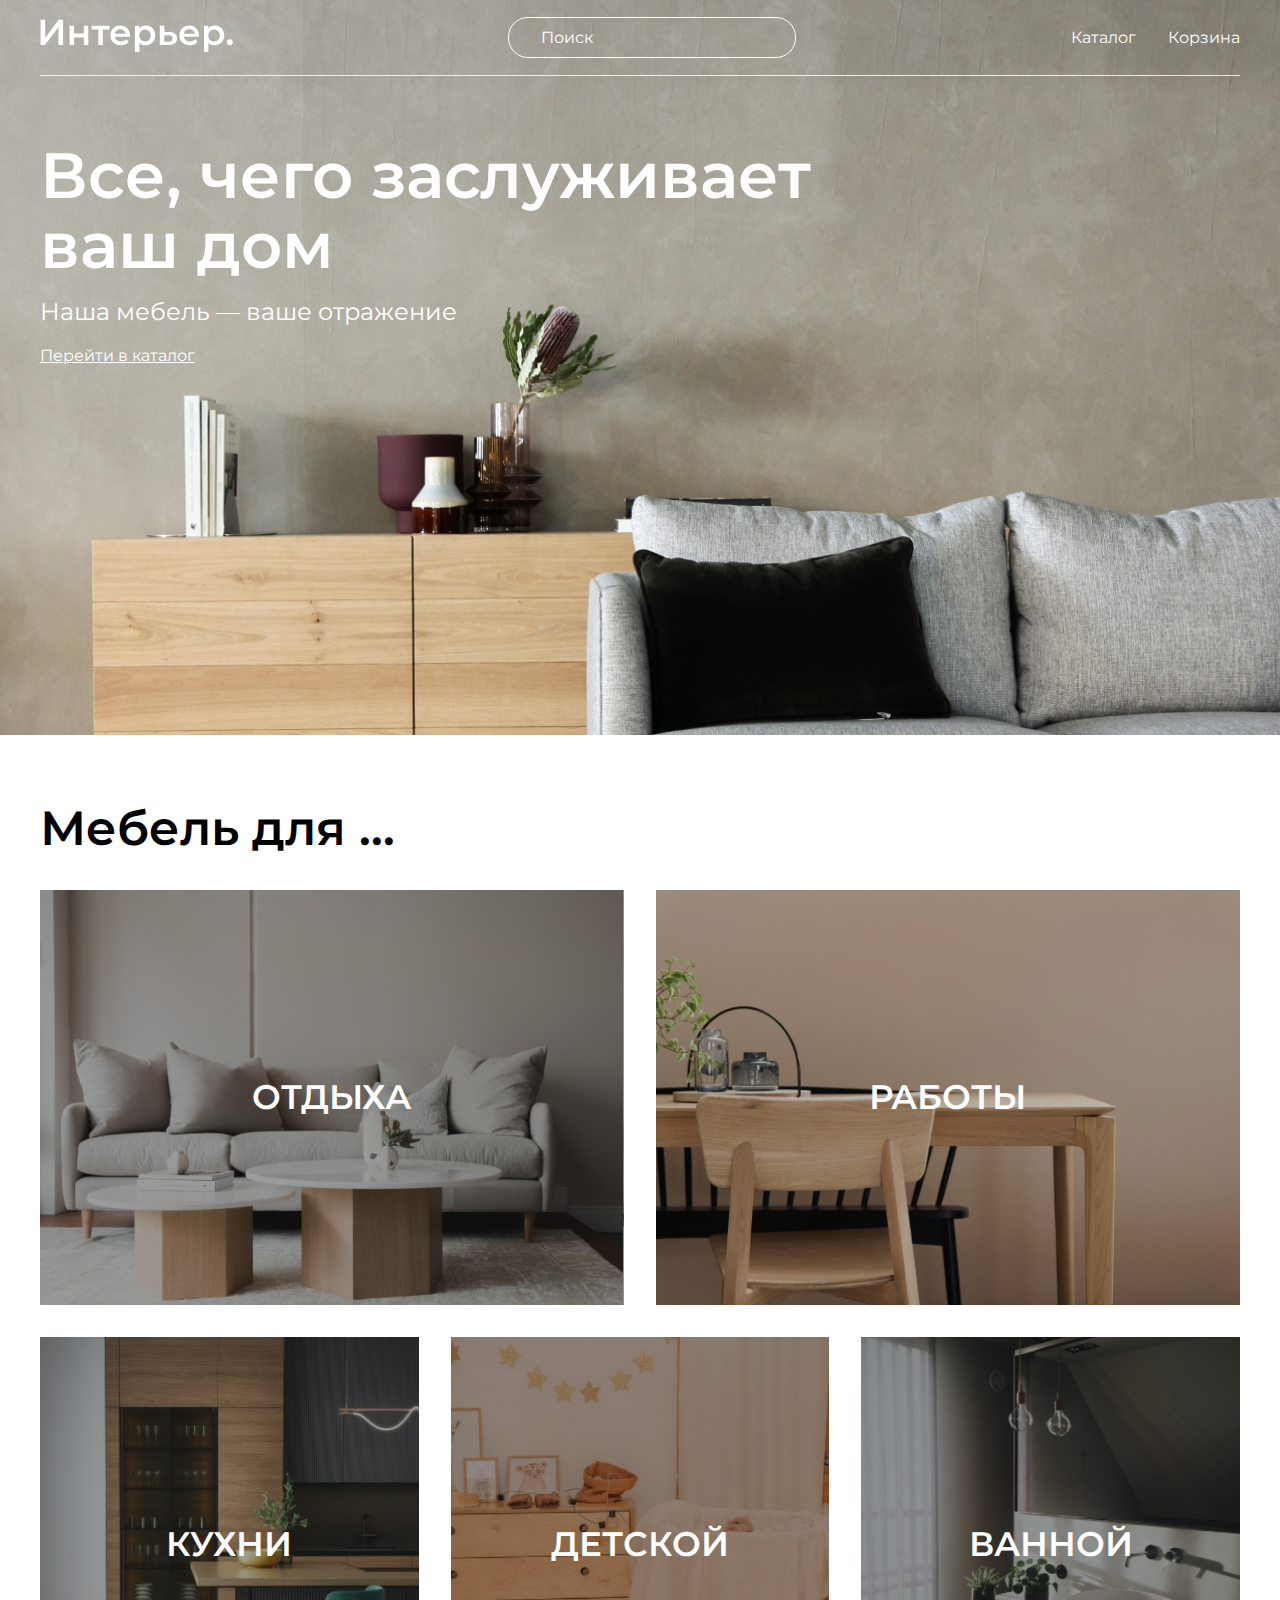
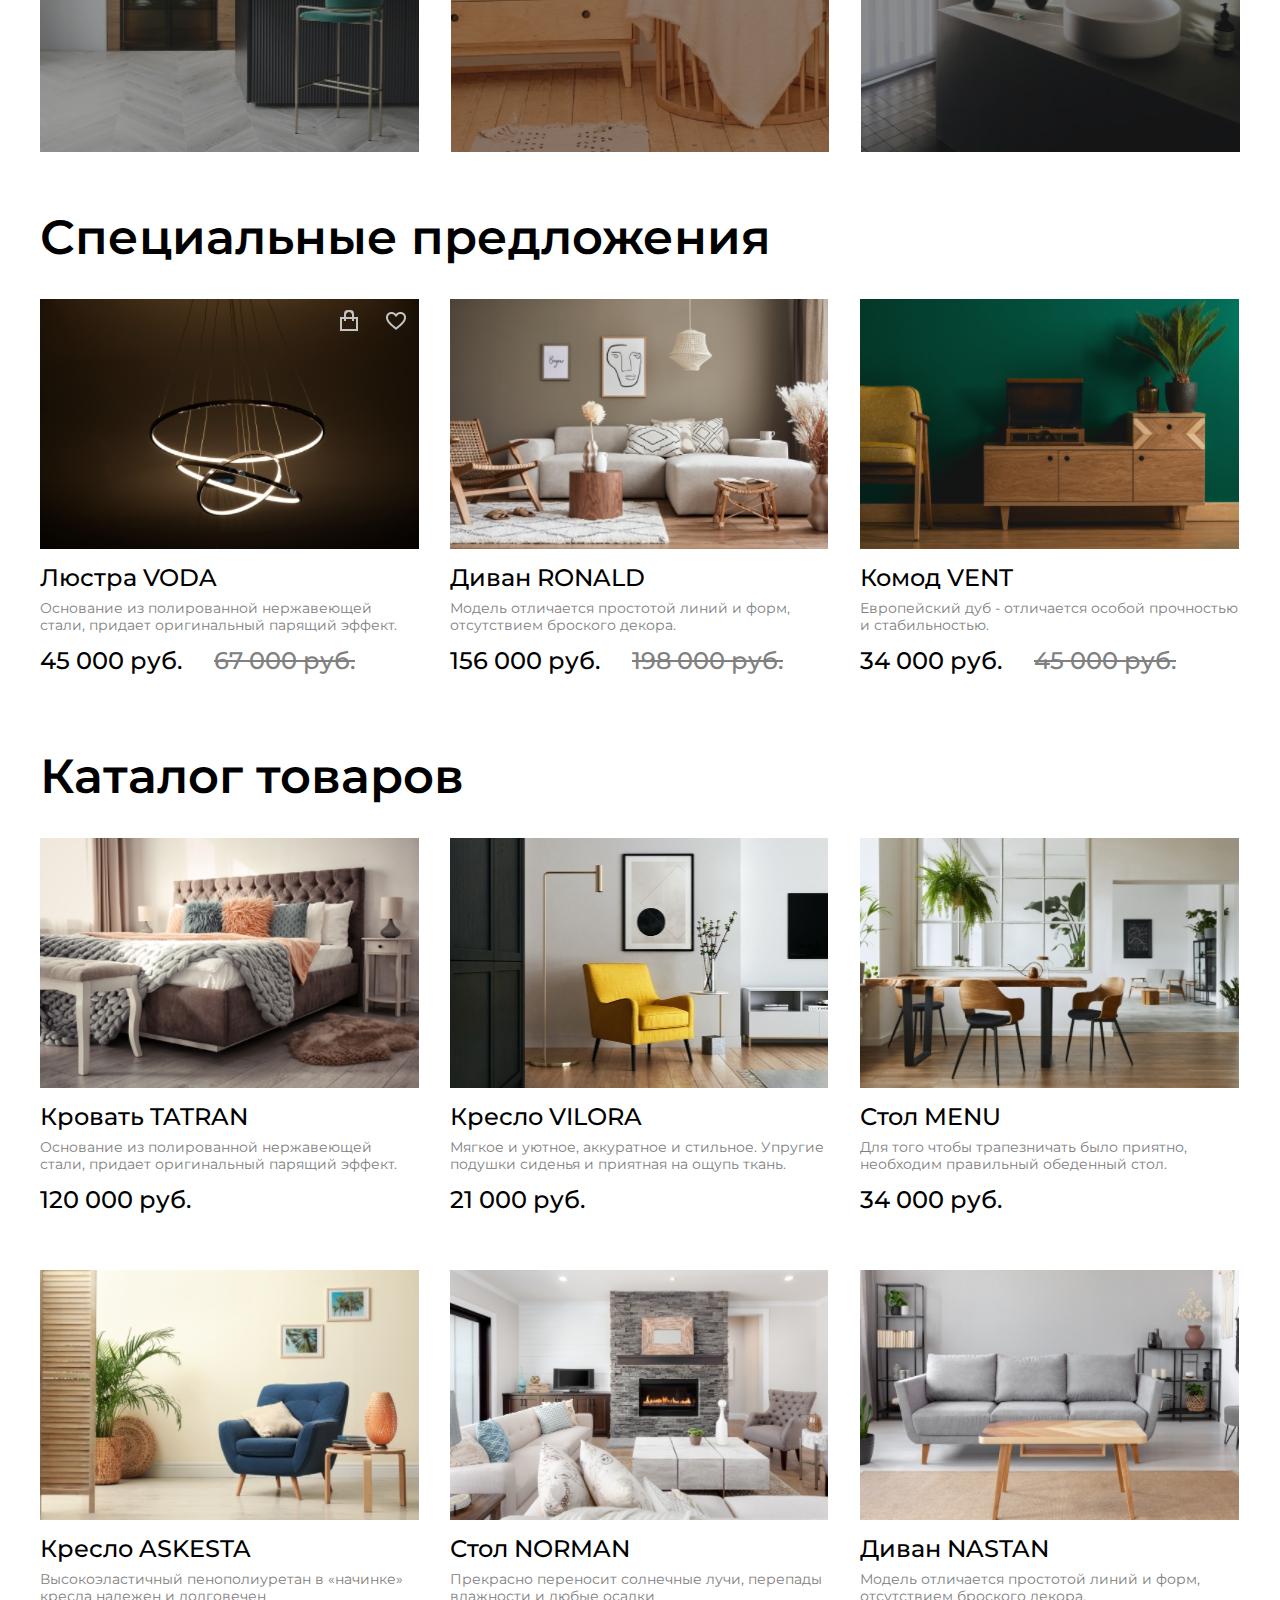
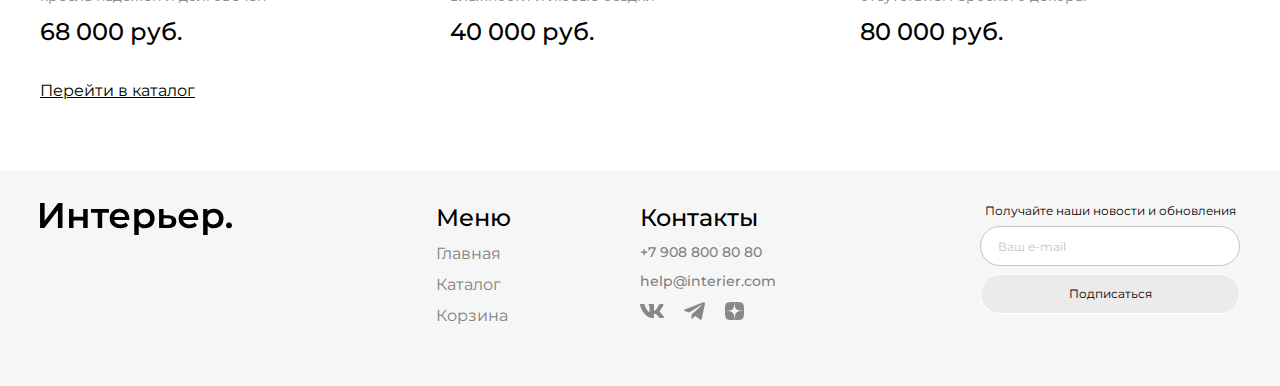
<file: index.html>
<!DOCTYPE html>
<html lang="en">
<head>
    <meta charset="UTF-8">
    <meta name="viewport" content="width=device-width, initial-scale=1.0">
    <title>Document</title>
    <link rel="preconnect" href="https://fonts.googleapis.com">
<link rel="preconnect" href="https://fonts.gstatic.com" crossorigin>
<link href="https://fonts.googleapis.com/css2?family=Montserrat:wght@400;500;600&display=swap" rel="stylesheet">
    <link rel="stylesheet" href="style.css">
</head>

<body>
        <div class="top center">  
            <header class="header">
                <a href="index.html">
                    <img class="header__logotop" src="./images/logo.svg" alt="Логотип">
                </a>
                <input placeholder="Поиск" class="header__input" type="text">
                <nav class="menutop">
                    <ul>
                     <li>
                        <a class="menutop__toplink" href="catalog.html">Каталог</a>
                     </li>
                     <li>
                        <a class="menutop__toplink" href="cart.html">Корзина</a>
                     </li>
                    </ul>
                </nav>
                <div class="menu-mobile">
                    <a href="#"><img src="images/loopa.svg" alt=""></a>
                    <a href="catalog.html"><img src="images/grid.svg" alt=""></a>
                    <a href="cart.html"><img src="images/cart.svg" alt=""></a>
                </div>
            </header> 
            <section class="section1">   
             <h1 class="section1__title">Все, чего заслуживает ваш дом</h1>
             <p class="section1__para">Наша мебель — ваше отражение</p>
             <a class=section1__movetocat href="catalog.html">Перейти в каталог</a>
            </section>
        </div>
        <div class="mebelfor center">
            <h2 class="section2__title">Мебель для ...</h2>
            <div class="for">
                <div class="for__item for__item_1 for__item_big">ОТДЫХА</div>
                <div class="for__item for__item_2 for__item_big">РАБОТЫ</div>
                <div class="for__item for__item_3">КУХНИ</div>
                <div class="for__item for__item_4">ДЕТСКОЙ</div>
                <div class="for__item for__item_5">ВАННОЙ</div>
            </div>
        </div>

    <section class="section2 center">
        <h2 class="section2__title-offer">Специальные предложения</h2>
        <div class="product__wrapper">
            <article class="product">
                <img class="product__imgproduct" src="./images/store/voda.jpeg" alt="Люстра VODA">
                <div class="product-btn">
                    <button class="card-btn">
                        <img class="icon-shopper" src="images/shopper.png" alt="shopper">
                    </button>
                    <button class="card-btn">
                         <img class="icon-heart" src="images/heart.png" alt="heart">   
                    </button>
                </div>
                <h3 class="product__title">Люстра VODA</h3>
                <p class="product__para">Основание из полированной нержавеющей стали, придает оригинальный парящий эффект.</p>
                <div class="price__wrapper">
                    <p class="product__price1">45 000 руб.</p>
                    <p class="product__price2">67 000 руб.</p>
                </div>
            </article>
            <article class="product">
                <img class="product__imgproduct" src="./images/store/ronald.jpeg" alt="Диван RONALD">
                <h3 class="product__title">Диван RONALD</h3>
                <p class="product__para">Модель отличается простотой линий и форм, отсутствием броского декора.</p>
                <div class="price__wrapper">
                    <p class="product__price1">156 000 руб.</p>
                    <p class="product__price2">198 000 руб.</p>
                </div>
            </article>
            <article class="product">
                <img class="product__imgproduct" src="./images/store/vent.png" alt="Комод VENT">
                <h3 class="product__title">Комод VENT</h3>
                <p class="product__para">Европейский дуб - отличается особой прочностью и стабильностью.</p>
                <div class="price__wrapper">
                    <p class="product__price1">34 000 руб.</p>
                    <p class="product__price2">45 000 руб.</p>
                </div>
            </article>
        </div>
    </section>
    <section class="section3 center">
        <h2 class="section3__title-1">Каталог товаров</h2>
        <div class="product__wrapper">
            <article class="product">
                <img class="product__imgproduct" src="./images/store/tatran.jpeg" alt="Кровать TATRAN">
                <h3 class="product__title">Кровать TATRAN</h3>
                <p class="product__para">Основание из полированной нержавеющей стали, придает оригинальный парящий эффект.</p>
                <p class="product__price1">120 000 руб.</p>
            </article>
            <article class="product">
                <img class="product__imgproduct" src="./images/store/vilora.jpeg" alt="Кресло VILORA">
                <h3 class="product__title">Кресло VILORA</h3>
                <p class="product__para">Мягкое и уютное, аккуратное и стильное. Упругие подушки сиденья и приятная на ощупь ткань. </p>
                <p class="product__price1">21 000 руб.</p>
            </article>
            <article class="product">
                <img class="product__imgproduct" src="./images/store/menu.jpeg" alt="Стол MENU">
                <h3 class="product__title">Стол MENU</h3>
                <p class="product__para">Для того чтобы трапезничать было приятно, необходим правильный обеденный стол.</p>
                <p class="product__price1">34 000 руб.</p>
            </article>
            <article class="product">
                <img class="product__imgproduct" src="./images/store/askesta.jpeg" alt="Кресло ASKESTA">
                <h3 class="product__title">Кресло ASKESTA</h3>
                <p class="product__para">Высокоэластичный пенополиуретан в «начинке» кресла надежен и долговечен</p>
                <p class="product__price1">68 000 руб.</p>
            </article>
            <article class="product">
                <img class="product__imgproduct" src="./images/store/norman.jpeg" alt="Стол NORMAN">
                <h3 class="product__title">Стол NORMAN</h3>
                <p class="product__para">Прекрасно переносит солнечные лучи, перепады влажности и любые осадки</p>
                <p class="product__price1">40 000 руб.</p>
            </article>
            <article class="product">
                <img class="product__imgproduct" src="./images/store/nastan.jpeg" alt="Диван NASTAN">
                <h3 class="product__title">Диван NASTAN</h3>
                <p class="product__para">Модель отличается простотой линий и форм, отсутствием броского декора.</p>
                <p class="product__price1">80 000 руб.</p>
            </article>
        </div>
        <a class=section2__movetocat href="catalog.html">Перейти в каталог</a>
    </section>
    <footer class="footer center">
        <img class="footer__logo" src="./images/logofooter.svg" alt="footerlogo">
        <div class="footer__content"> 
        <div class="footer__menu">
            <h4 class="footer__title-menu">Меню</h4>
        <nav class="menudown">
            <a class="menudown__menulink" href="index.html">Главная</a>
            <a class="menudown__menulink" href="catalog.html">Каталог</a>
            <a class="menudown__menulink" href="cart.html">Корзина</a>
        </nav>
        </div>
      <div class="footer__info">
        <h4 class="footer__title-contacts">Контакты</h4>
        <nav class="menudown">
            <a class="footer__downlink" href="#">+7 908 800 80 80</a>
            <a class="footer__downlink" href="#">help@interier.com</a>
        </nav>
        <div class="footer__image">
            <img class="footer__img" src="./images/vk.svg" alt="VK">
            <img class="footer__img" src="./images/telegram.svg" alt="Telegram">
            <img class="footer__img" src="./images/dzen.svg" alt="Dzen">
        </div>
      </div>
      </div>
        <form class="footer__form">
            <p class="footer__para">Получайте наши новости и обновления</p>
            <input placeholder="Ваш e-mail" class="footer__input" type="email">
            <button class="footer__button">Подписаться</button>
        </form>
    </footer>            
        
</body>
</html>
</file>
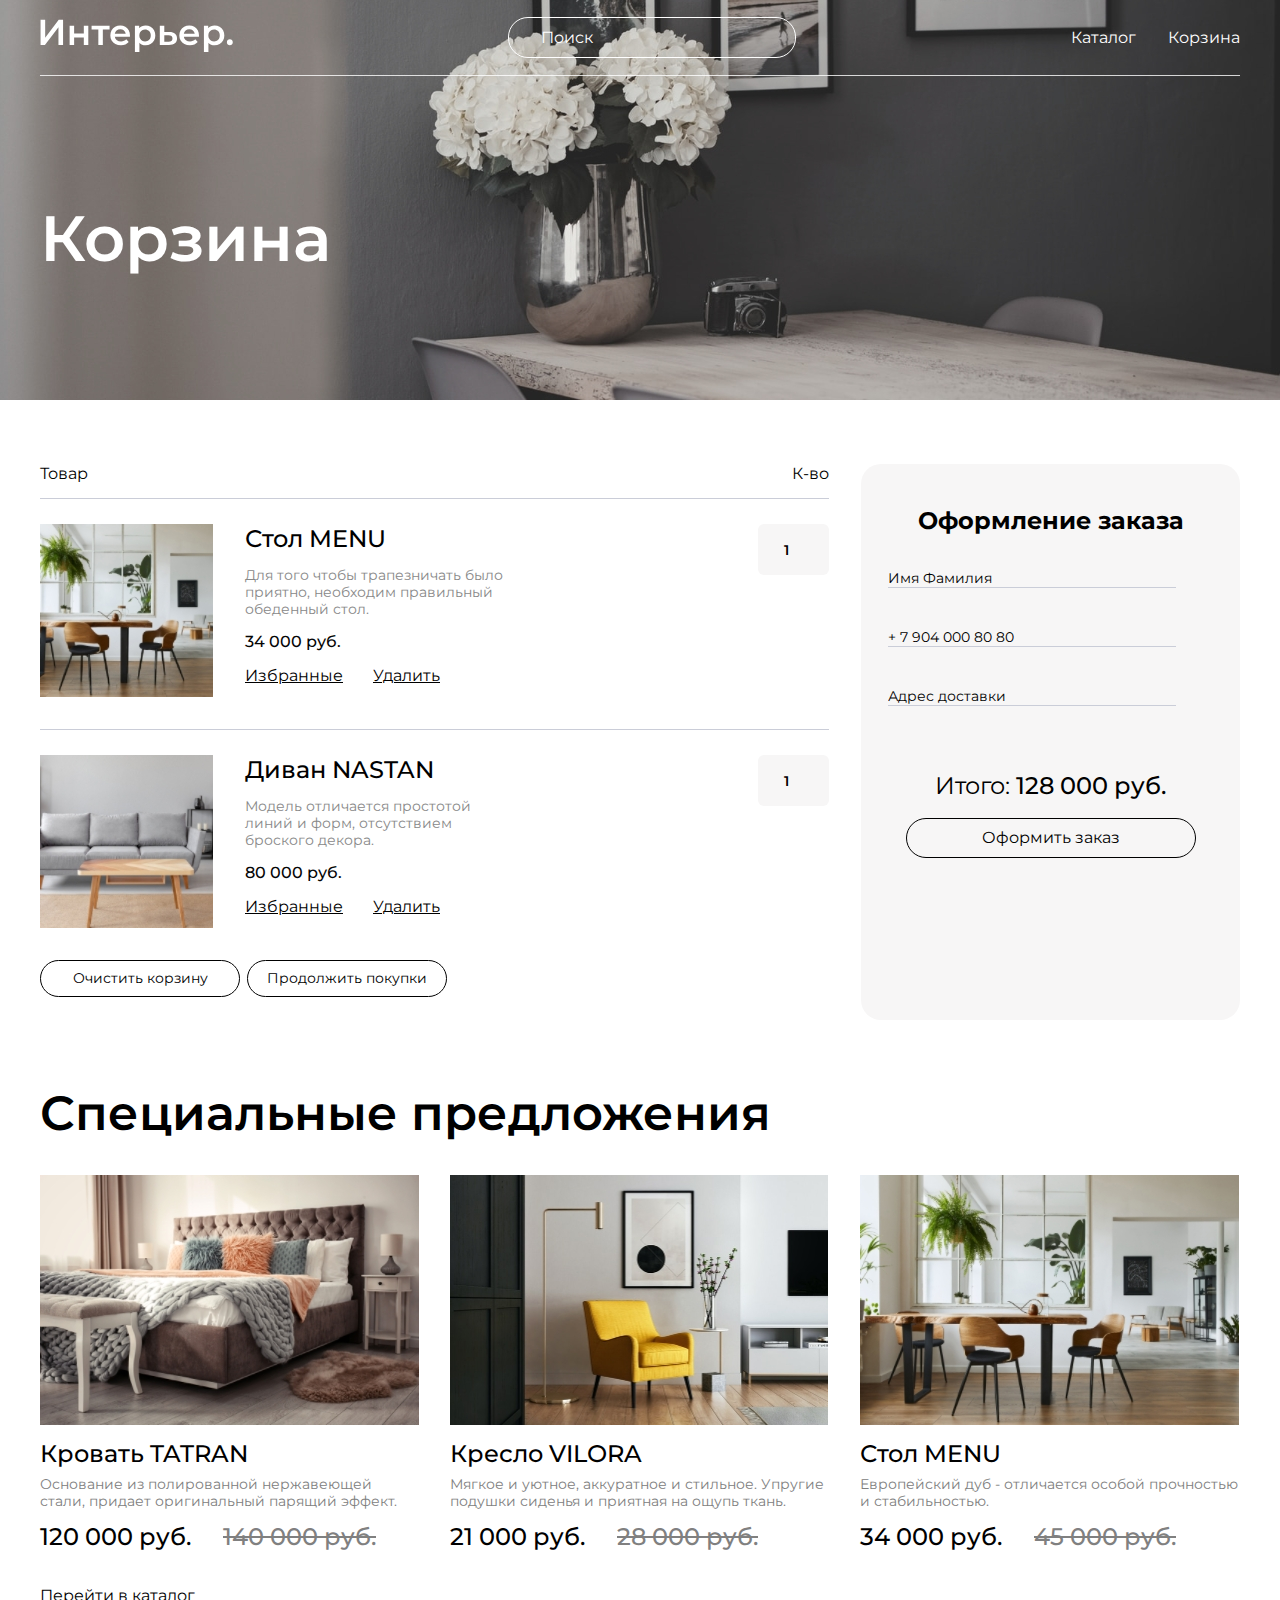
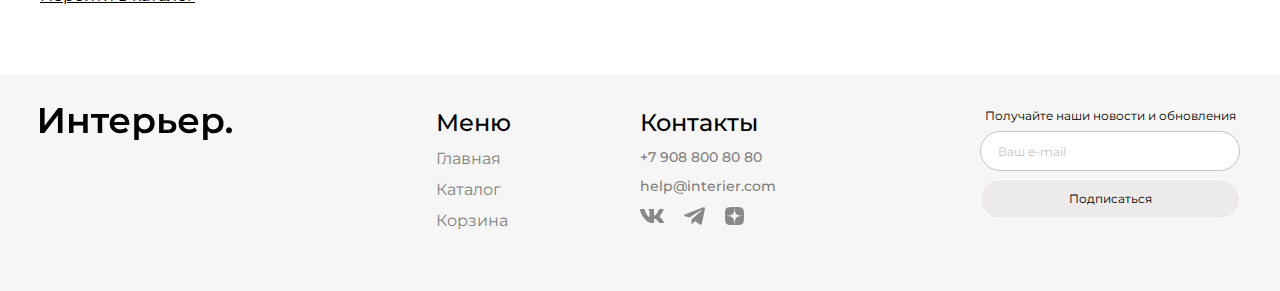
<file: cart.html>
<!DOCTYPE html>
<html lang="en">
<head>
    <meta charset="UTF-8">
    <meta name="viewport" content="width=device-width, initial-scale=1.0">
    <title>Document</title>
    <link rel="preconnect" href="https://fonts.googleapis.com">
<link rel="preconnect" href="https://fonts.gstatic.com" crossorigin>
<link href="https://fonts.googleapis.com/css2?family=Montserrat:wght@400;500;600&display=swap" rel="stylesheet">
    <link rel="stylesheet" href="style.css">
</head>

<body> 
<div class="top-cart center">
    <header class="header">
        <a href="index.html">
            <img class="header__logotop" src="./images/logo.svg" alt="Логотип">
        </a>
        <input placeholder="Поиск" class="header__input" type="text">
            <nav class="menutop">
                <ul>
                    <li>
                        <a class="menutop__toplink" href="catalog.html">Каталог</a>
                     </li>
                    <li>
                        <a class="menutop__toplink" href="cart.html">Корзина</a>
                    </li>
                </ul>
            </nav>
            <div class="menu-mobile">
                <a href="#"><img src="images/loopa.svg" alt=""></a>
                <a href="catalog.html"><img src="images/grid.svg" alt=""></a>
                <a href="cart.html"><img src="images/cart.svg" alt=""></a>
            </div>
    </header> 
    <h1 class="heading-big">Корзина</h1>
</div>
<div class="cart center">
    <div class="cart__content">
        <div class="cart__name-box">
            <p>Товар</p>
            <p>К-во</p>
    </div>
    <div class="cart__item">
        <div class="cart__left">
            <img src="images/store/menusmall.jpeg" alt="cart image">
            <div class="cart__info">
                    <h4 class="cart__item-name">Стол MENU</h4>
                    <p class="cart__item-desc">Для того чтобы трапезничать было приятно, необходим правильный обеденный стол.</p>
                    <p class="cart__item-price">34 000 руб.</p>
                    <div class="cart__link-box">
                        <a href="#" style="color: black;">Избранные</a> 
                        <a href="#" style="color: black;">Удалить</a>                    
                    </div>
                </div>
            </div>
            <input class="cart__input" type="number" value="1" min="1">
        </div>
        <div class="cart__item">
            <div class="cart__left">
                <img src="images/store/nastansmall.jpeg" alt="cart image">
                <div class="cart__info">
                        <h4 class="cart__item-name">Диван NASTAN</h4>
                        <p class="cart__item-desc">Модель отличается простотой линий и форм, отсутствием броского декора. </p>
                        <p class="cart__item-price">80 000 руб.</p>
                        <div class="cart__link-box">
                            <a href="#" style="color: black;">Избранные</a> 
                            <a href="#" style="color: black;">Удалить</a>                    
                        </div>
                    </div>
                </div>
                <input class="cart__input" type="number" value="1" min="1">
            </div>
            <div class="buttons">
                <form action="#"><button class="buttons__clearcart">Очистить корзину</button></form>
                <form action="catalog.html"><button class="buttons__proceedbuy">Продолжить покупки</button></form>
            </div>
    </div>
    <div class="cart__form checkout"> 
        <h3 class="checkout__top-header">Оформление заказа</h3>
        <div class="checkout__inputs">
    
            <input placeholder="Имя Фамилия" class="checkout__input" type="text">
            <input placeholder="+ 7 904 000 80 80" class="checkout__input" type="text">
            <input placeholder="Адрес доставки" class="checkout__input" type="text">
        </div>
        <h2 class="cart__total-amount">Итого: <span class="cart__total-amount2">128 000 руб.</span></h2>
        <div class="cart__make-order-button">
            <button class="cart__make-order">Оформить заказ</button>
        </div>
            
    </div>
</div>
<section class="specoffer center">
    <h2 class="specoffer__title-offer">Специальные предложения</h2>
    <div class="product__wrapper">
        <article class="product">
            <img class="product__imgproduct" src="./images/store/tatran.jpeg" alt="Кровать TATRAN">
            <h3 class="product__title">Кровать TATRAN</h3>
            <p class="product__para">Основание из полированной нержавеющей стали, придает оригинальный парящий эффект.</p>
            <div class="price__wrapper">
                <p class="product__price1">120 000 руб.</p>
                <p class="product__price2">140 000 руб.</p>
            </div>
        </article>
        <article class="product">
            <img class="product__imgproduct" src="./images/store/vilora.jpeg" alt="Кресло VILORA">
            <h3 class="product__title">Кресло VILORA</h3>
            <p class="product__para">Мягкое и уютное, аккуратное и стильное. Упругие подушки сиденья и приятная на ощупь ткань.</p>
            <div class="price__wrapper">
                <p class="product__price1">21 000 руб.</p>
                <p class="product__price2">28 000 руб.</p>
            </div>
        </article>
        <article class="product">
            <img class="product__imgproduct" src="./images/store/menu.jpeg" alt="Стол MENU">
            <h3 class="product__title">Стол MENU</h3>
            <p class="product__para">Европейский дуб - отличается особой прочностью и стабильностью.</p>
            <div class="price__wrapper">
                <p class="product__price1">34 000 руб.</p>
                <p class="product__price2">45 000 руб.</p>
            </div>
        </article>
    </div>
    <a class=section2__movetocat href="catalog.html">Перейти в каталог</a>
</section>
<footer class="footer center">
    <img class="footer__logo" src="./images/logofooter.svg" alt="footerlogo">
    <div class="footer__content"> 
    <div class="footer__menu">
        <h4 class="footer__title-menu">Меню</h4>
    <nav class="menudown">
        <a class="menudown__menulink" href="index.html">Главная</a>
        <a class="menudown__menulink" href="catalog.html">Каталог</a>
        <a class="menudown__menulink" href="cart.html">Корзина</a>
    </nav>
    </div>
  <div class="footer__info">
    <h4 class="footer__title-contacts">Контакты</h4>
    <nav class="menudown">
        <a class="footer__downlink" href="#">+7 908 800 80 80</a>
        <a class="footer__downlink" href="#">help@interier.com</a>
    </nav>
    <div class="footer__image">
        <img class="footer__img" src="./images/vk.svg" alt="VK">
        <img class="footer__img" src="./images/telegram.svg" alt="Telegram">
        <img class="footer__img" src="./images/dzen.svg" alt="Dzen">
    </div>
  </div>
  </div>
    <form class="footer__form">
        <p class="footer__para">Получайте наши новости и обновления</p>
        <input placeholder="Ваш e-mail" class="footer__input" type="email">
        <button class="footer__button">Подписаться</button>
    </form>
</footer>                
        
</body>
</html>
</file>
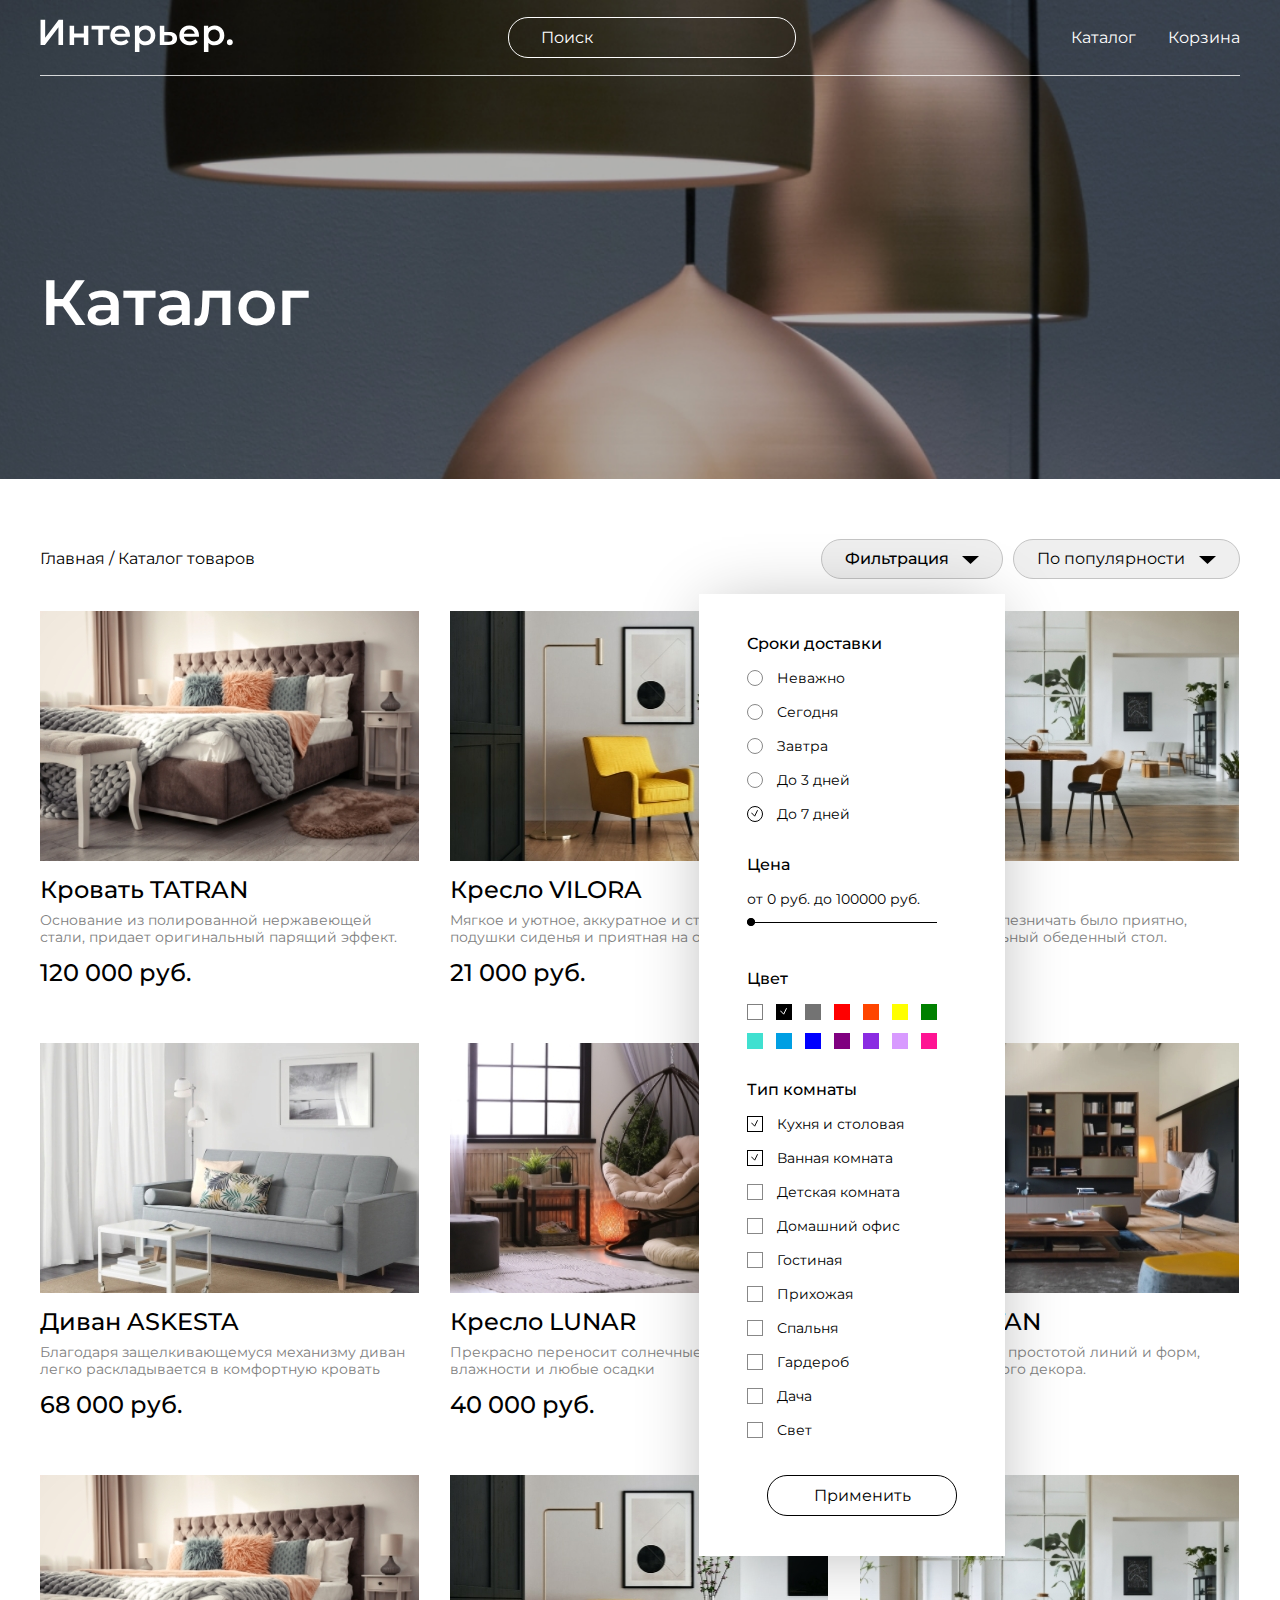
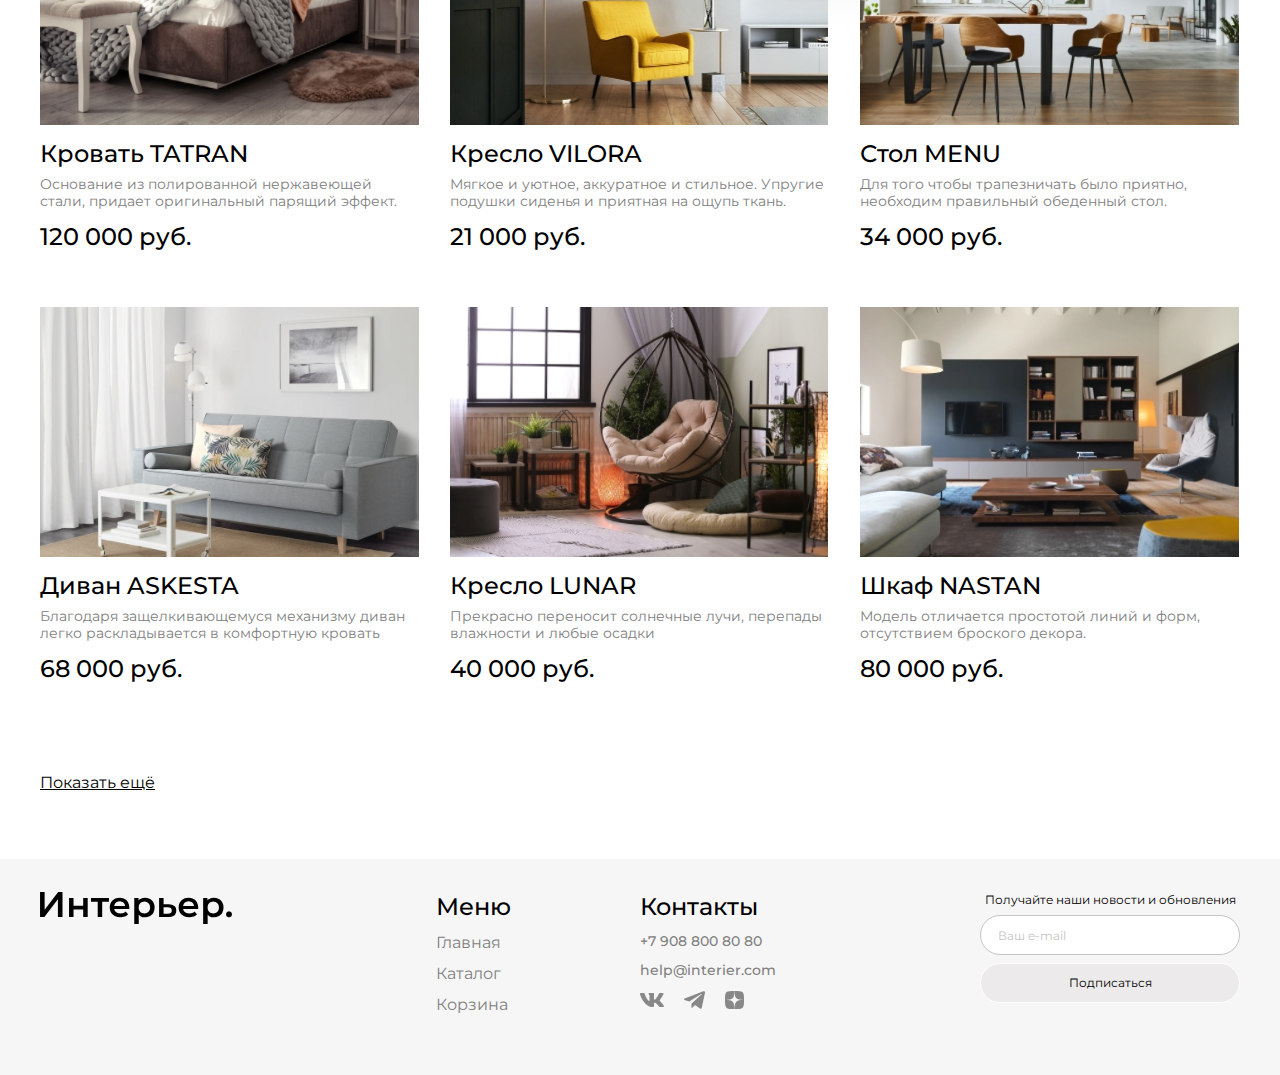
<file: catalog.html>
<!DOCTYPE html>
<html lang="en">
<head>
    <meta charset="UTF-8">
    <meta name="viewport" content="width=device-width, initial-scale=1.0">
    <title>Document</title>
    <link rel="preconnect" href="https://fonts.googleapis.com">
<link rel="preconnect" href="https://fonts.gstatic.com" crossorigin>
<link href="https://fonts.googleapis.com/css2?family=Montserrat:wght@400;500;600&display=swap" rel="stylesheet">
    <link rel="stylesheet" href="style.css">
</head>

<body>
    <div class="topcat center">  
        <header class="header">
            <a href="index.html">
                <img class="header__logotop" src="./images/logo.svg" alt="Логотип">
            </a>
            <input placeholder="Поиск" class="header__input">
            <nav class="menutop">
                <ul>
                 <li>
                    <a class="menutop__toplink" href="catalog.html">Каталог</a>
                 </li>
                 <li>
                    <a class="menutop__toplink" href="cart.html">Корзина</a>
                 </li>
                </ul>
            </nav>
            <div class="menu-mobile">
                <a href="#"><img src="images/loopa.svg" alt=""></a>
                <a href="catalog.html"><img src="images/grid.svg" alt=""></a>
                <a href="cart.html"><img src="images/cart.svg" alt=""></a>
            </div>
        </header> 
        <section class="section1">   
         <h1 class="sectioncat__title">Каталог</h1>
        </section>
    </div>
    <section class="section3 center">
    <div class="underheader">
        <p class="section3__title">Главная / Каталог товаров </p>
        <div class="selectform">
                <select name="filter" id="filter-select">
                  <option value="">Фильтрация</option>
                </select>
                <div class="container center">
                    <div class="filter-wrapper">
                        <form class="filtering-form" action="#" method="get">
                            <div class="filtering-form__content-wrapper">
                                <fieldset class="filtering-form__fieldset">
                                    <legend class="filtering-form__legend">Сроки доставки</legend>
                                        <div class="radio">
                                            <input class="radio__input" type="radio" id="any" name="delivery-time" value="any" checked />
                                            <label class="radio__label" for="any">Неважно</label>
                                        </div>
                                        <div class="radio">
                                            <input class="radio__input" type="radio" id="today" name="delivery-time" value="today" />
                                            <label class="radio__label" for="today">Сегодня</label>
                                        </div>
                                        <div class="radio">
                                            <input class="radio__input" type="radio" id="tomorrow" name="delivery-time" value="tomorrow" checked />
                                            <label class="radio__label" for="tomorrow">Завтра</label>
                                        </div>
                                        <div class="radio">
                                            <input class="radio__input" type="radio" id="three-days" name="delivery-time" value="three-days" checked />
                                            <label class="radio__label" for="three-days">До 3 дней</label>
                                        </div>
                                        <div class="radio">
                                            <input class="radio__input" type="radio" id="seven-days" name="delivery-time" value="seven-days" checked />
                                            <label class="radio__label" for="seven-days">До 7 дней</label>
                                        </div>
                                </fieldset>
            
                                <fieldset class="filtering-form__fieldset">
                                    <legend class="filtering-form__legend">Цена</legend>
                                    <div class="range">
                                        <label class="range__label" for="price-range">от 0 руб. до 100000 руб.</label>
                                        <div class="range__slider">
                                            <input class="range__input range__input--min" name="range_1" type="range" min="1" max="100000" value="1" />
                                            <input class="range__input range__input--max" name="range_1" type="range" min="1" max="100000" value="1" />
                                        </div>
                                    </div>
                                </fieldset>
            
                                <fieldset class="filtering-form__fieldset">
                                    <legend class="filtering-form__legend">Цвет</legend>
                                    <div class="color-options">
                                        <div class="checkbox color-options__checkbox">
                                            <input class="checkbox__input" type="checkbox" id="color-white" />
                                            <label class="checkbox__label checkbox__label--white" for="color-white"></label>
                                        </div>
                                        <div class="checkbox color-options__checkbox">
                                            <input class="checkbox__input" type="checkbox" id="color-black" />
                                            <label class="checkbox__label checkbox__label--black" for="color-black"></label>
                                        </div>
                                        <div class="checkbox color-options__checkbox">
                                            <input class="checkbox__input" type="checkbox" id="color-gray" />
                                            <label class="checkbox__label checkbox__label--gray" for="color-gray"></label>
                                        </div>
                                        <div class="checkbox color-options__checkbox">
                                            <input class="checkbox__input" type="checkbox" id="color-red" />
                                            <label class="checkbox__label checkbox__label--red" for="color-red"></label>
                                        </div>
                                        <div class="checkbox color-options__checkbox">
                                            <input class="checkbox__input" type="checkbox" id="color-orange" />
                                            <label class="checkbox__label checkbox__label--orange" for="color-orange"></label>
                                        </div>
                                        <div class="checkbox color-options__checkbox">
                                            <input class="checkbox__input" type="checkbox" id="color-yellow" />
                                            <label class="checkbox__label checkbox__label--yellow" for="color-yellow"></label>
                                        </div>
                                        <div class="checkbox color-options__checkbox">
                                            <input class="checkbox__input" type="checkbox" id="color-green" />
                                            <label class="checkbox__label checkbox__label--green" for="color-green"></label>
                                        </div>
                                        <div class="checkbox color-options__checkbox">
                                            <input class="checkbox__input" type="checkbox" id="color-teal" />
                                            <label class="checkbox__label checkbox__label--teal" for="color-teal"></label>
                                        </div>
                                        <div class="checkbox color-options__checkbox">
                                            <input class="checkbox__input" type="checkbox" id="light-blue" />
                                            <label class="checkbox__label checkbox__label--light-blue" for="light-blue"></label>
                                        </div>
                                        <div class="checkbox color-options__checkbox">
                                            <input class="checkbox__input" type="checkbox" id="color-blue" />
                                            <label class="checkbox__label checkbox__label--blue" for="color-blue"></label>
                                        </div>
                                        <div class="checkbox color-options__checkbox">
                                            <input class="checkbox__input" type="checkbox" id="color-purple" />
                                            <label class="checkbox__label checkbox__label--purple" for="color-purple"></label>
                                        </div>
                                        <div class="checkbox color-options__checkbox">
                                            <input class="checkbox__input" type="checkbox" id="color-violet" />
                                            <label class="checkbox__label checkbox__label--violet" for="color-violet"></label>
                                        </div>
                                        <div class="checkbox color-options__checkbox">
                                            <input class="checkbox__input" type="checkbox" id="color-lavender" />
                                            <label class="checkbox__label checkbox__label--lavender" for="color-lavender"></label>
                                        </div>
                                        <div class="checkbox color-options__checkbox">
                                            <input class="checkbox__input" type="checkbox" id="color-pink" />
                                            <label class="checkbox__label checkbox__label--pink" for="color-pink"></label>
                                        </div>
                                    </div>
                                </fieldset>
            
                                <fieldset class="filtering-form__fieldset filtering-form__fieldset--type">
                                    <legend class="filtering-form__legend">Тип комнаты</legend>
                                    <div class="checkbox">
                                        <input class="checkbox__input" type="checkbox" id="kitchen-dining" name="room-type" value="kitchen-dining" checked />
                                        <label class="checkbox__label" for="kitchen-dining">Кухня и столовая</label>
                                    </div>
                                    <div class="checkbox">
                                        <input class="checkbox__input" type="checkbox" id="bathroom" name="room-type" value="bathroom" checked />
                                        <label class="checkbox__label" for="bathroom">Ванная комната</label>
                                    </div>
                                    <div class="checkbox">
                                        <input class="checkbox__input" type="checkbox" id="kids-room" name="room-type" value="kids-room" />
                                        <label class="checkbox__label" for="kids-room">Детская комната</label>
                                    </div>
                                    <div class="checkbox">
                                        <input class="checkbox__input" type="checkbox" id="home-office" name="room-type" value="home-office" />
                                        <label class="checkbox__label" for="home-office">Домашний офис</label>
                                    </div>
                                    <div class="checkbox">
                                        <input class="checkbox__input" type="checkbox" id="living-room" name="room-type" value="living-room" />
                                        <label class="checkbox__label" for="living-room">Гостиная</label>
                                    </div>
                                    <div class="checkbox">
                                        <input class="checkbox__input" type="checkbox" id="hallway" name="room-type" value="hallway" />
                                        <label class="checkbox__label" for="hallway">Прихожая</label>
                                    </div>
                                    <div class="checkbox">
                                        <input class="checkbox__input" type="checkbox" id="bedroom" name="room-type" value="bedroom" />
                                        <label class="checkbox__label" for="bedroom">Спальня</label>
                                    </div>
                                    <div class="checkbox">
                                        <input class="checkbox__input" type="checkbox" id="wardrobe" name="room-type" value="wardrobe" />
                                        <label class="checkbox__label" for="wardrobe">Гардероб</label>
                                    </div>
                                    <div class="checkbox">
                                        <input class="checkbox__input" type="checkbox" id="contry-house" name="room-type" value="contry-house" />
                                        <label class="checkbox__label" for="contry-house">Дача</label>
                                    </div>
                                    <div class="checkbox">
                                        <input class="checkbox__input" type="checkbox" id="light" name="room-type" value="light" />
                                        <label class="checkbox__label" for="light">Свет</label>
                                    </div>
                                </fieldset>
                            </div>
                            <button type="submit" class="filtering-form__button button">Применить</button>
                        </form>
                    </div>
                </div>
                <select name="filter2" id="filter-select2">
                  <option value="">По популярности</option>
                  <option value="">Сперва новые</option>
                </select>
        </div>
    </div>
        <div class="product__wrapper">
            <article class="product">
                <img class="product__imgproduct" src="./images/store/tatran.jpeg" alt="Кровать TATRAN">
                <h3 class="product__title">Кровать TATRAN</h3>
                <p class="product__para">Основание из полированной нержавеющей стали, придает оригинальный парящий эффект.</p>
                <p class="product__price1">120 000 руб.</p>
            </article>
            <article class="product">
                <img class="product__imgproduct" src="./images/store/vilora.jpeg" alt="Кресло VILORA">
                <h3 class="product__title">Кресло VILORA</h3>
                <p class="product__para">Мягкое и уютное, аккуратное и стильное. Упругие подушки сиденья и приятная на ощупь ткань. </p>
                <p class="product__price1">21 000 руб.</p>
            </article>
            <article class="product">
                <img class="product__imgproduct" src="./images/store/menu.jpeg" alt="Стол MENU">
                <h3 class="product__title">Стол MENU</h3>
                <p class="product__para">Для того чтобы трапезничать было приятно, необходим правильный обеденный стол.</p>
                <p class="product__price1">34 000 руб.</p>
            </article>
            <article class="product">
                <img class="product__imgproduct" src="./images/store/askestadivan.jpeg" alt="Диван ASKESTA">
                <h3 class="product__title">Диван ASKESTA</h3>
                <p class="product__para">Благодаря защелкивающемуся механизму диван легко раскладывается в комфортную кровать</p>
                <p class="product__price1">68 000 руб.</p>
            </article>
            <article class="product">
                <img class="product__imgproduct" src="./images/store/lunar.jpeg" alt="Кресло LUNAR">
                <h3 class="product__title">Кресло LUNAR</h3>
                <p class="product__para">Прекрасно переносит солнечные лучи, перепады влажности и любые осадки</p>
                <p class="product__price1">40 000 руб.</p>
            </article>
            <article class="product">
                <img class="product__imgproduct" src="./images/store/nastanshelf.jpeg" alt="Шкаф NASTAN">
                <h3 class="product__title">Шкаф NASTAN</h3>
                <p class="product__para">Модель отличается простотой линий и форм, отсутствием броского декора.</p>
                <p class="product__price1">80 000 руб.</p>
            </article>
            <article class="product">
                <img class="product__imgproduct" src="./images/store/tatran.jpeg" alt="Кровать TATRAN">
                <h3 class="product__title">Кровать TATRAN</h3>
                <p class="product__para">Основание из полированной нержавеющей стали, придает оригинальный парящий эффект.</p>
                <p class="product__price1">120 000 руб.</p>
            </article>
            <article class="product">
                <img class="product__imgproduct" src="./images/store/vilora.jpeg" alt="Кресло VILORA">
                <h3 class="product__title">Кресло VILORA</h3>
                <p class="product__para">Мягкое и уютное, аккуратное и стильное. Упругие подушки сиденья и приятная на ощупь ткань. </p>
                <p class="product__price1">21 000 руб.</p>
            </article>
            <article class="product">
                <img class="product__imgproduct" src="./images/store/menu.jpeg" alt="Стол MENU">
                <h3 class="product__title">Стол MENU</h3>
                <p class="product__para">Для того чтобы трапезничать было приятно, необходим правильный обеденный стол.</p>
                <p class="product__price1">34 000 руб.</p>
            </article>
            <article class="product">
                <img class="product__imgproduct" src="./images/store/askestadivan.jpeg" alt="Диван ASKESTA">
                <h3 class="product__title">Диван ASKESTA</h3>
                <p class="product__para">Благодаря защелкивающемуся механизму диван легко раскладывается в комфортную кровать</p>
                <p class="product__price1">68 000 руб.</p>
            </article>
            <article class="product">
                <img class="product__imgproduct" src="./images/store/lunar.jpeg" alt="Кресло LUNAR">
                <h3 class="product__title">Кресло LUNAR</h3>
                <p class="product__para">Прекрасно переносит солнечные лучи, перепады влажности и любые осадки</p>
                <p class="product__price1">40 000 руб.</p>
            </article>
            <article class="product">
                <img class="product__imgproduct" src="./images/store/nastanshelf.jpeg" alt="Шкаф NASTAN">
                <h3 class="product__title">Шкаф NASTAN</h3>
                <p class="product__para">Модель отличается простотой линий и форм, отсутствием броского декора.</p>
                <p class="product__price1">80 000 руб.</p>
            </article>
            <a class=product__seemore href="catalog.html">Показать ещё</a>
        </div>
    </section>
    <footer class="footer center">
        <img class="footer__logo" src="./images/logofooter.svg" alt="footerlogo">
        <div class="footer__content"> 
        <div class="footer__menu">
            <h4 class="footer__title-menu">Меню</h4>
        <nav class="menudown">
            <a class="menudown__menulink" href="index.html">Главная</a>
            <a class="menudown__menulink" href="catalog.html">Каталог</a>
            <a class="menudown__menulink" href="cart.html">Корзина</a>
        </nav>
        </div>
      <div class="footer__info">
        <h4 class="footer__title-contacts">Контакты</h4>
        <nav class="menudown">
            <a class="footer__downlink" href="#">+7 908 800 80 80</a>
            <a class="footer__downlink" href="#">help@interier.com</a>
        </nav>
        <div class="footer__image">
            <img class="footer__img" src="./images/vk.svg" alt="VK">
            <img class="footer__img" src="./images/telegram.svg" alt="Telegram">
            <img class="footer__img" src="./images/dzen.svg" alt="Dzen">
        </div>
      </div>
      </div>
        <form class="footer__form">
            <p class="footer__para">Получайте наши новости и обновления</p>
            <input placeholder="Ваш e-mail" class="footer__input" type="email">
            <button class="footer__button">Подписаться</button>
        </form>
    </footer>     
</body>
</html>
</file>
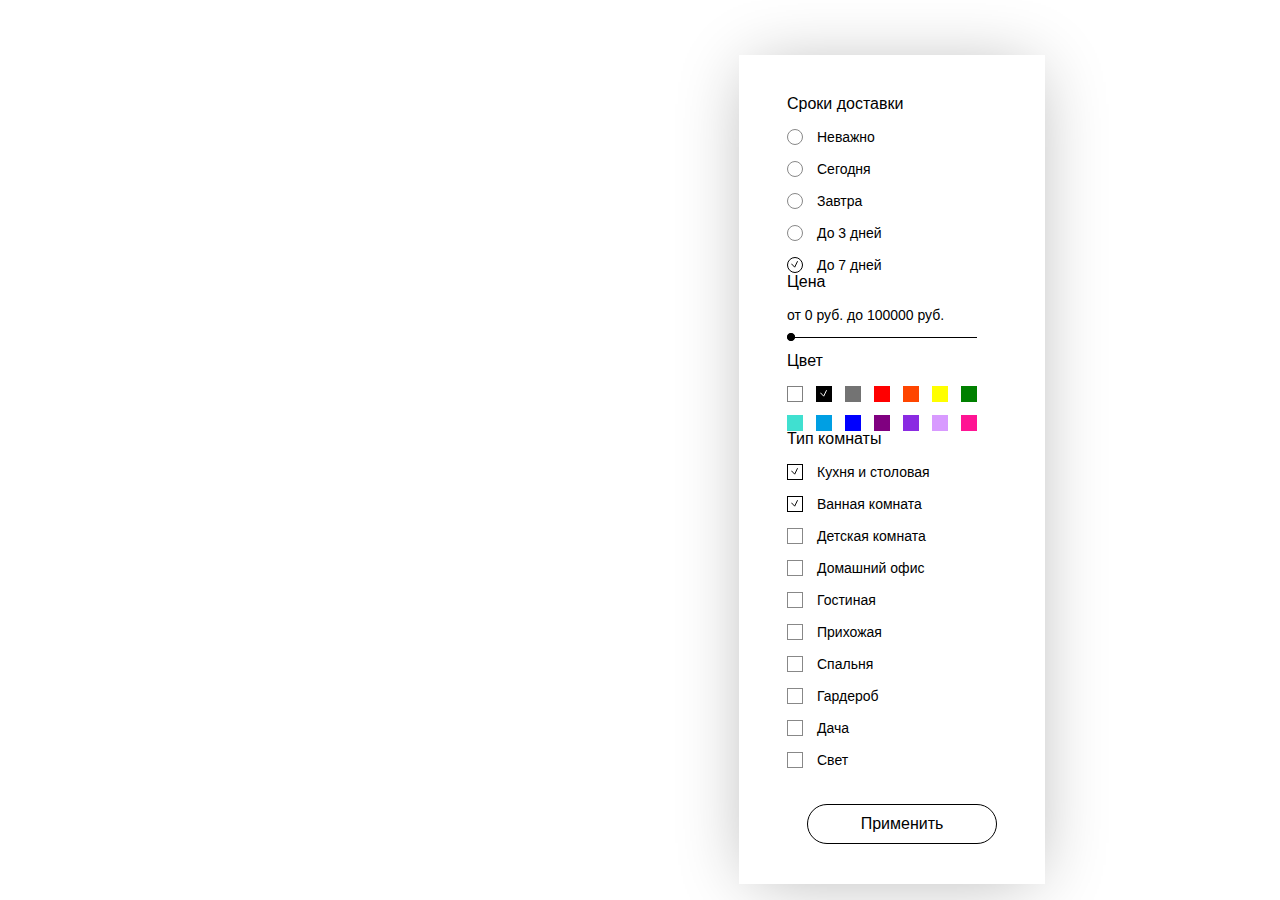
<file: modalfilter.html>
<!DOCTYPE html>
<html lang="en">
<head>
    <meta charset="UTF-8">
    <meta name="viewport" content="width=device-width, initial-scale=1.0">
    <title>Document</title>
    <link rel="stylesheet" href="style.css">
</head>
<body>
    <div class="container center">
        <div class="filter-wrapper">
            <form class="filtering-form" action="#" method="get">
                <div class="filtering-form__content__wrapper">
                    <fieldset class="filtering-form__fieldset">
                        <legend class="filtering-form__legend">Сроки доставки</legend>
                            <div class="radio">
                                <input class="radio__input" type="radio" id="any" name="delivery-time" value="any" checked />
                                <label class="radio__label" for="any">Неважно</label>
                            </div>
                            <div class="radio">
                                <input class="radio__input" type="radio" id="today" name="delivery-time" value="today" />
                                <label class="radio__label" for="today">Сегодня</label>
                            </div>
                            <div class="radio">
                                <input class="radio__input" type="radio" id="tomorrow" name="delivery-time" value="tomorrow" checked />
                                <label class="radio__label" for="tomorrow">Завтра</label>
                            </div>
                            <div class="radio">
                                <input class="radio__input" type="radio" id="three-days" name="delivery-time" value="three-days" checked />
                                <label class="radio__label" for="three-days">До 3 дней</label>
                            </div>
                            <div class="radio">
                                <input class="radio__input" type="radio" id="seven-days" name="delivery-time" value="seven-days" checked />
                                <label class="radio__label" for="seven-days">До 7 дней</label>
                            </div>
                    </fieldset>

                    <fieldset class="filtering-form__fieldset">
                        <legend class="filtering-form__legend">Цена</legend>
                        <div class="range">
                            <label class="range__label" for="price-range">от 0 руб. до 100000 руб.</label>
                            <div class="range__slider">
                                <input class="range__input range__input--min" name="range_1" type="range" min="1" max="100000" value="1" />
                                <input class="range__input range__input--max" name="range_1" type="range" min="1" max="100000" value="1" />
                            </div>
                        </div>
                    </fieldset>

                    <fieldset class="filtering-form__fieldset">
                        <legend class="filtering-form__legend">Цвет</legend>
                        <div class="color-options">
                            <div class="checkbox color-options__checkbox">
                                <input class="checkbox__input" type="checkbox" id="color-white" />
                                <label class="checkbox__label checkbox__label--white" for="color-white"></label>
                            </div>
                            <div class="checkbox color-options__checkbox">
                                <input class="checkbox__input" type="checkbox" id="color-black" />
                                <label class="checkbox__label checkbox__label--black" for="color-black"></label>
                            </div>
                            <div class="checkbox color-options__checkbox">
                                <input class="checkbox__input" type="checkbox" id="color-gray" />
                                <label class="checkbox__label checkbox__label--gray" for="color-gray"></label>
                            </div>
                            <div class="checkbox color-options__checkbox">
                                <input class="checkbox__input" type="checkbox" id="color-red" />
                                <label class="checkbox__label checkbox__label--red" for="color-red"></label>
                            </div>
                            <div class="checkbox color-options__checkbox">
                                <input class="checkbox__input" type="checkbox" id="color-orange" />
                                <label class="checkbox__label checkbox__label--orange" for="color-orange"></label>
                            </div>
                            <div class="checkbox color-options__checkbox">
                                <input class="checkbox__input" type="checkbox" id="color-yellow" />
                                <label class="checkbox__label checkbox__label--yellow" for="color-yellow"></label>
                            </div>
                            <div class="checkbox color-options__checkbox">
                                <input class="checkbox__input" type="checkbox" id="color-green" />
                                <label class="checkbox__label checkbox__label--green" for="color-green"></label>
                            </div>
                            <div class="checkbox color-options__checkbox">
                                <input class="checkbox__input" type="checkbox" id="color-teal" />
                                <label class="checkbox__label checkbox__label--teal" for="color-teal"></label>
                            </div>
                            <div class="checkbox color-options__checkbox">
                                <input class="checkbox__input" type="checkbox" id="light-blue" />
                                <label class="checkbox__label checkbox__label--light-blue" for="light-blue"></label>
                            </div>
                            <div class="checkbox color-options__checkbox">
                                <input class="checkbox__input" type="checkbox" id="color-blue" />
                                <label class="checkbox__label checkbox__label--blue" for="color-blue"></label>
                            </div>
                            <div class="checkbox color-options__checkbox">
                                <input class="checkbox__input" type="checkbox" id="color-purple" />
                                <label class="checkbox__label checkbox__label--purple" for="color-purple"></label>
                            </div>
                            <div class="checkbox color-options__checkbox">
                                <input class="checkbox__input" type="checkbox" id="color-violet" />
                                <label class="checkbox__label checkbox__label--violet" for="color-violet"></label>
                            </div>
                            <div class="checkbox color-options__checkbox">
                                <input class="checkbox__input" type="checkbox" id="color-lavender" />
                                <label class="checkbox__label checkbox__label--lavender" for="color-lavender"></label>
                            </div>
                            <div class="checkbox color-options__checkbox">
                                <input class="checkbox__input" type="checkbox" id="color-pink" />
                                <label class="checkbox__label checkbox__label--pink" for="color-pink"></label>
                            </div>
                        </div>
                    </fieldset>

                    <fieldset class="filtering-form__fieldset filtering-form__fieldset--type">
                        <legend class="filtering-form__legend">Тип комнаты</legend>
                        <div class="checkbox">
                            <input class="checkbox__input" type="checkbox" id="kitchen-dining" name="room-type" value="kitchen-dining" checked />
                            <label class="checkbox__label" for="kitchen-dining">Кухня и столовая</label>
                        </div>
                        <div class="checkbox">
                            <input class="checkbox__input" type="checkbox" id="bathroom" name="room-type" value="bathroom" checked />
                            <label class="checkbox__label" for="bathroom">Ванная комната</label>
                        </div>
                        <div class="checkbox">
                            <input class="checkbox__input" type="checkbox" id="kids-room" name="room-type" value="kids-room" />
                            <label class="checkbox__label" for="kids-room">Детская комната</label>
                        </div>
                        <div class="checkbox">
                            <input class="checkbox__input" type="checkbox" id="home-office" name="room-type" value="home-office" />
                            <label class="checkbox__label" for="home-office">Домашний офис</label>
                        </div>
                        <div class="checkbox">
                            <input class="checkbox__input" type="checkbox" id="living-room" name="room-type" value="living-room" />
                            <label class="checkbox__label" for="living-room">Гостиная</label>
                        </div>
                        <div class="checkbox">
                            <input class="checkbox__input" type="checkbox" id="hallway" name="room-type" value="hallway" />
                            <label class="checkbox__label" for="hallway">Прихожая</label>
                        </div>
                        <div class="checkbox">
                            <input class="checkbox__input" type="checkbox" id="bedroom" name="room-type" value="bedroom" />
                            <label class="checkbox__label" for="bedroom">Спальня</label>
                        </div>
                        <div class="checkbox">
                            <input class="checkbox__input" type="checkbox" id="wardrobe" name="room-type" value="wardrobe" />
                            <label class="checkbox__label" for="wardrobe">Гардероб</label>
                        </div>
                        <div class="checkbox">
                            <input class="checkbox__input" type="checkbox" id="contry-house" name="room-type" value="contry-house" />
                            <label class="checkbox__label" for="contry-house">Дача</label>
                        </div>
                        <div class="checkbox">
                            <input class="checkbox__input" type="checkbox" id="light" name="room-type" value="light" />
                            <label class="checkbox__label" for="light">Свет</label>
                        </div>
                    </fieldset>
                </div>
                <button type="submit" class="filtering-form__button button">Применить</button>
            </form>
        </div>
    </div>
</body>
</html>
</file>
<file: style.css>
@charset "UTF-8";
* {
  margin: 0;
  padding: 0;
}

body {
  font-family: "Montserrat", sans-serif;
}

.center {
  padding-left: calc(50% - 600px);
  padding-right: calc(50% - 600px);
}

.top {
  height: 735px;
  background-image: url(images/topback1.jpeg);
  background-repeat: no-repeat;
  background-position: center;
  background-size: cover;
}

.topcat {
  padding-bottom: 126px;
  background-image: url(images/store/cattopback.jpeg);
  background-repeat: no-repeat;
  background-position: center;
  background-size: cover;
}

.header {
  height: 76px;
  display: flex;
  border-bottom: 0.5px solid rgba(255, 255, 255, 0.8);
  flex-wrap: wrap;
  justify-content: space-between;
  align-items: center;
}

.header__input {
  font: inherit;
}

.header__input {
  width: 288px;
  height: 41px;
  box-sizing: border-box;
  border: 1px solid rgb(255, 255, 255);
  border-radius: 20px;
  background-color: transparent;
  outline: none;
  font-size: 16px;
  font-weight: 400;
  line-height: 20px;
  letter-spacing: 0%;
  text-align: left;
  color: rgb(255, 255, 255);
  padding-left: 32px;
  padding-right: 32px;
}

.header__input::-moz-placeholder {
  color: #ffffff;
}

.header__input::placeholder {
  color: #ffffff;
}

ul {
  display: flex;
  gap: 32px;
  list-style-type: none;
}

.menutop__toplink {
  display: flex;
  gap: 32px;
  font-size: 16px;
  line-height: 20px;
  text-decoration: none;
  color: #ffffff;
}

.menu-mobile {
  display: none;
}

.section1__title {
  font-weight: 600;
  font-size: 64px;
  line-height: 70px;
  padding-top: 64px;
  padding-bottom: 16px;
  color: #ffffff;
  max-width: 792px;
}

.sectioncat__title {
  font-weight: 600;
  font-size: 64px;
  line-height: 70px;
  padding-top: 64px;
  padding-bottom: 16px;
  color: #ffffff;
  margin-top: 127px;
}

.section1__para {
  font-size: 24px;
  line-height: 32px;
  padding-bottom: 16px;
  color: #ffffff;
}

.section1__movetocat {
  font-size: 16px;
  line-height: 24px;
  color: #ffffff;
}

.mebelfor {
  padding-top: 64px;
}

.for {
  display: grid;
  gap: 32px;
  grid-template-columns: repeat(12, 1fr);
  margin-top: 32px;
}

.for__item {
  height: 415px;
  grid-column: span 4;
  font-style: normal;
  color: rgb(255, 255, 255);
  font-size: 34px;
  font-weight: 600;
  line-height: 41px;
  display: flex;
  justify-content: center;
  align-items: center;
}

.for__item_big {
  grid-column: span 6;
}

.for__item_1 {
  background-image: url(images/store/mebelfor-1.jpeg);
}

.for__item_2 {
  background-image: url(images/store/mebelfor-2.jpeg);
}

.for__item_3 {
  background-image: url(images/store/mebelfor-3.jpeg);
}

.for__item_4 {
  background-image: url(images/store/mebelfor-4.jpeg);
}

.for__item_5 {
  background-image: url(images/store/mebelfor-5.jpeg);
}

.section2__title {
  font-weight: 600;
  font-size: 48px;
  line-height: 59px;
  color: black;
}

.section2__title-offer {
  font-weight: 600;
  font-size: 48px;
  line-height: 59px;
  color: black;
  padding-top: 56px;
}

.product {
  width: 378px;
  position: relative;
  z-index: 1;
}

.product::before {
  content: "";
  display: inline-block;
  width: 24px;
  height: 24px;
  position: absolute;
  z-index: 2;
  top: 0;
  right: 10px;
}

.product-btn {
  background-color: transparent;
}

.card-btn {
  background-image: none;
  background-color: transparent;
  border: none;
}

.product__wrapper {
  display: flex;
  -moz-column-gap: 32px;
       column-gap: 32px;
  row-gap: 56px;
  flex-wrap: wrap;
  margin-top: 32px;
}

.price__wrapper {
  display: flex;
  gap: 32px;
}

.product-btn {
  position: absolute;
  top: 10px;
  right: 10px;
  display: flex;
  gap: 23px;
}

.product__title {
  font-weight: 500;
  font-size: 24px;
  line-height: 29px;
  color: black;
  margin-bottom: 8px;
  margin-top: 10px;
}

.product__para {
  font-size: 14px;
  line-height: 17px;
  color: gray;
  margin-bottom: 12px;
}

.product__price1 {
  font-weight: 500;
  font-size: 24px;
  line-height: 29px;
  color: black;
}

.product__price2 {
  font-weight: 500;
  font-size: 24px;
  line-height: 29px;
  text-decoration-line: line-through;
  color: gray;
}

.section3__title {
  font-weight: 400;
  font-size: 16px;
  line-height: 32px;
  color: black;
  padding-top: 64px;
}

.section3__title-1 {
  font-weight: 600;
  font-size: 48px;
  line-height: 59px;
  color: black;
  margin-top: 72px;
}

.underheader {
  display: flex;
  align-items: baseline;
  justify-content: space-between;
  flex-wrap: wrap;
}

.selectform {
  display: flex;
  flex-direction: row;
  justify-content: flex-end;
  gap: 10px;
  position: relative;
}

#filter-select {
  -webkit-appearance: none;
     -moz-appearance: none;
          appearance: none;
  color: rgb(0, 0, 0);
  font-family: Montserrat;
  font-size: 16px;
  font-weight: 500;
  line-height: 20px;
  letter-spacing: 0%;
  text-align: left;
  padding-left: 23px;
  background-image: url(images/filter-select.svg);
  background-repeat: no-repeat;
  background-position: 140px 16px;
  box-sizing: border-box;
  border: 1px solid rgb(196, 196, 196);
  border-radius: 20px;
  width: 182px;
  height: 40px;
  position: relative;
}

#filter-select2 {
  -webkit-appearance: none;
     -moz-appearance: none;
          appearance: none;
  color: rgb(0, 0, 0);
  font-family: Montserrat;
  font-size: 16px;
  font-weight: 400;
  line-height: 20px;
  letter-spacing: 0%;
  text-align: left;
  padding-left: 23px;
  background-image: url(images/filter-select.svg);
  background-repeat: no-repeat;
  background-position: 185px 16px;
  box-sizing: border-box;
  border: 1px solid rgb(196, 196, 196);
  border-radius: 20px;
  width: 227px;
  height: 40px;
  position: relative;
}

.section2__movetocat {
  font-size: 16px;
  line-height: 24px;
  color: rgb(0, 0, 0);
  margin-top: 20px;
  display: flex;
  margin-bottom: 67px;
  margin-top: 33px;
}

.section2__movetocat:hover {
  color: #888888;
}

.product__seemore {
  font-size: 16px;
  line-height: 24px;
  color: rgb(0, 0, 0);
  margin-top: 32px;
  display: flex;
  margin-bottom: 64px;
}

.menudown {
  display: flex;
  flex-direction: column;
  gap: 12px;
}
.menudown__menulink {
  text-decoration: none;
  color: gray;
}

.menudown__menulink:hover {
  text-decoration: underline;
  color: rgb(72, 207, 18);
}

.product__seemore:hover {
  color: #888888;
}

.footer {
  background-color: #F7F6F6;
  display: flex;
  justify-content: space-between;
  padding-top: 33px;
  padding-bottom: 61px;
  align-items: flex-start;
}
.footer__content {
  display: flex;
  gap: 129px;
}
.footer__image {
  display: flex;
  gap: 20px;
}
.footer__image__img:hover {
  fill: #000000;
}
.footer__info {
  display: flex;
  flex-direction: column;
  gap: 12px;
}
.footer__form {
  display: block;
  display: flex;
  justify-content: space-between;
  flex-direction: column;
  gap: 8px;
  align-items: center;
}
.footer__downlink {
  text-decoration: none;
  color: gray;
  font-weight: 500;
  font-size: 14px;
  line-height: 17px;
}
.footer__para {
  font-size: 12px;
  line-height: 15px;
  color: black;
  font-weight: 400;
  line-height: 15px;
  text-align: left;
  width: 251px;
}
.footer__input {
  font: inherit;
  width: 260px;
}
.footer__button {
  background: rgba(222, 215, 215, 0.41);
  border: 1px solid #fff;
  box-sizing: border-box;
  border-radius: 20px;
  width: 260px;
  height: 40px;
  font-size: 12px;
  line-height: 18px;
  color: black;
  font-family: "Montserrat", sans-serif;
}
.footer__title-menu {
  font-weight: 500;
  font-size: 24px;
  line-height: 29px;
  color: black;
  padding-bottom: 12px;
}
.footer__title-contacts {
  font-weight: 500;
  font-size: 24px;
  line-height: 29px;
  color: black;
}

.footer__img:hover {
  filter: brightness(0);
}

.menudown:hover {
  text-decoration: underline;
  color: #000000;
}

.footer__button:hover {
  background-color: #000000;
  color: rgb(255, 255, 255);
  transition: 1s;
}

.footer__input {
  background: #ffffff; 
  border: 1px solid #C4C4C4;
  box-sizing: border-box;
  border-radius: 20px;
  font-weight: 400;
  font-size: 12px;
  line-height: 15px;
  color: #C4C4C4;
  text-align: left;
  padding-left: 17px;
  padding-right: 17px;
  width: 100%;
  height: 40px;
  box-sizing: border-box;
}

.footer__input::-moz-placeholder {
  color: #C4C4C4;
}

.footer__input::placeholder {
  color: #C4C4C4;
}

.top-cart {
  height: 400px;
  background-image: url(images/store/cartbackground.jpeg);
  background-size: cover;
  background-position: center;
  background-repeat: no-repeat;
}

.heading-big {
  color: rgb(255, 255, 255);
  font-size: 64px;
  font-weight: 600;
  line-height: 70px;
  margin-top: 127px;
}

.cart {
  display: grid;
  grid-template-columns: repeat(12, 1fr);
  gap: 32px;
  margin-top: 64px;
}
.cart__name-box {
  display: flex;
  justify-content: space-between;
  padding-bottom: 14px;
  color: rgb(0, 0, 0);
  font-family: Montserrat;
  font-size: 16px;
  font-weight: 400;
  line-height: 20px;
  letter-spacing: 0px;
}
.cart__item {
  border-top: 0.5px solid #CACDD8;
  padding-top: 25px;
  padding-bottom: 32px;
  display: flex;
  justify-content: space-between;
  align-items: flex-start;
}
.cart__left {
  display: flex;
  gap: 32px;
}
.cart__info {
  width: 276px;
}
.cart__item-name {
  color: rgb(0, 0, 0);
  font-family: Montserrat;
  font-size: 24px;
  font-weight: 500;
  line-height: 29px;
  letter-spacing: 0px;
  text-align: left;
}
.cart__item-desc {
  color: rgb(136, 136, 136);
  font-family: Montserrat;
  font-size: 14px;
  font-weight: 400;
  line-height: 17px;
  letter-spacing: 0%;
  text-align: left;
}
.cart__item-price {
  color: rgb(5, 5, 5);
  font-family: Montserrat;
  font-size: 16px;
  font-weight: 500;
  line-height: 20px;
  letter-spacing: 0%;
}
.cart__link-box {
  display: flex;
  gap: 30px;
}
.cart__form {
  border-radius: 20px;
  background: #f7f6f6;
  height: 556px;
  grid-column: span 4;
}
.cart__content {
  grid-column: span 8;
}
.cart__info {
  display: flex;
  flex-direction: column;
  gap: 14px;
}
.cart__input {
  border-radius: 6px;
  border: none;
  background: rgb(247, 246, 246);
  width: 71px;
  height: 51px;
  font-family: Montserrat;
  font-size: 14px;
  font-weight: 600;
  line-height: 210%;
  text-align: center;
}
.cart__total-amount {
  color: rgb(0, 0, 0);
  font-family: Montserrat;
  font-size: 24px;
  font-weight: 400;
  line-height: 29px;
  letter-spacing: 0px;
  text-align: center;
  margin-top: 64.5px;
}
.cart__total-amount2 {
  color: rgb(0, 0, 0);
  font-family: Montserrat;
  font-size: 24px;
  font-weight: 500;
  line-height: 29px;
  letter-spacing: 0px;
  text-align: center;
  margin-top: 64.5px;
}
.cart__make-order-button {
  display: flex;
  justify-content: space-around;
}
.cart__make-order {
  border: 1px solid #000000;
  box-sizing: border-box;
  border-radius: 20px;
  width: 100%;
  height: 40px;
  font-size: 14px;
  line-height: 17px;
  color: black;
  background-color: transparent;
  color: rgb(0, 0, 0);
  font-family: Montserrat;
  font-size: 16px;
  font-weight: 400;
  line-height: 20px;
  letter-spacing: 0px;
  text-align: center;
  margin-top: 18px;
  width: 290px;
}
.cart .checkout__top-header {
  color: rgb(0, 0, 0);
  font-family: Montserrat;
  font-size: 24px;
  font-weight: 700;
  line-height: 29px;
  letter-spacing: 0px;
  text-align: center;
  margin-top: 42px;
  margin-bottom: 35px;
}
.cart .checkout__inputs {
  display: flex;
  flex-direction: column;
  align-items: center;
  gap: 41px;
  margin-left: 27px;
  margin-right: 64px;
}
.cart .checkout__input {
  color: rgb(0, 0, 0);
  font-family: Montserrat;
  font-size: 14px;
  font-weight: 400;
  line-height: 17px;
  letter-spacing: 0px;
  text-align: center;
  border: none;
  background-color: transparent;
  border-bottom: 0.5px solid #CACDD8;
  width: 288px;
}
.cart .checkout__input::-moz-placeholder {
  text-align: left;
  color: #000000;
}
.cart .checkout__input::placeholder {
  text-align: left;
  color: #000000;
}
.cart .cart__make-order:hover {
  color: #ffffff;
  background-color: #000000;
  transition: 1s;
}

.buttons {
  display: flex;
  font-family: "Montserrat", sans-serif;
  font-weight: 400;
  gap: 7px;
}
.buttons__clearcart {
  border: 1px solid #000000;
  box-sizing: border-box;
  border-radius: 20px;
  font-size: 14px;
  line-height: 17px;
  color: black;
  background-color: transparent;
  font-family: Montserrat;
  text-align: center;
  width: 200px;
  height: 37px;
}
.buttons__proceedbuy {
  border: 1px solid #000000;
  box-sizing: border-box;
  border-radius: 20px;
  font-size: 14px;
  line-height: 17px;
  color: black;
  background-color: transparent;
  font-family: Montserrat;
  text-align: center;
  width: 200px;
  height: 37px;
}

.buttons__proceedbuy:hover {
  background-color: #000000;
  color: #ffffff;
  transition: 1s;
}

.buttons__clearcart:hover {
  background-color: #000000;
  color: #ffffff;
  transition: 1s;
}

.specoffer {
  margin-top: 64px;
}
.specoffer__title-offer {
  font-weight: 600;
  font-size: 48px;
  line-height: 59px;
  color: black;
}
.specoffer .product__wrapper {
  display: flex;
  -moz-column-gap: 32px;
       column-gap: 32px;
  row-gap: 56px;
  flex-wrap: wrap;
  margin-top: 32px;
  display: flex;
  gap: 32px;
}
.specoffer .product {
  width: 378px;
}
.specoffer__title {
  font-weight: 500;
  font-size: 24px;
  line-height: 29px;
  color: black;
  margin-bottom: 8px;
  margin-top: 10px;
}
.specoffer__para {
  font-size: 14px;
  line-height: 17px;
  color: gray;
  margin-bottom: 12px;
}
.specoffer .price_wrapper {
  display: flex;
  gap: 32px;
}
.specoffer__price1 {
  font-weight: 500;
  font-size: 24px;
  line-height: 29px;
  color: black;
}
.specoffer__price2 {
  font-weight: 500;
  font-size: 24px;
  line-height: 29px;
  text-decoration-line: line-through;
  color: gray;
}

.seemore__catalog {
  font-size: 16px;
  line-height: 24px;
  color: rgb(0, 0, 0);
  margin-top: 32px;
  display: flex;
  margin-top: 33px;
  margin-bottom: 67px;
}

* {
  margin: 0;
  padding: 0;
  box-sizing: border-box;
}

body {
  font-family: Montserrat, sans-serif;
  height: 100vh;
  font-size: 16px;
}

.center {
  padding-left: calc(50% - 600px);
}

.container {
  display: flex;
  padding-top: 40px;
  padding-bottom: 40px;
  justify-content: flex-end;
  z-index: 3;
  position: absolute;
  right: 135px;
  top: 15px;
}

.button {
  border: 1px solid #000;
  border-radius: 20px;
  min-height: 40px;
  font: inherit;
  padding: 10px 23px;
  cursor: pointer;
  background-color: #fff;
}

.filter-button-wrapper {
  position: relative;
  width: 100%;
  display: flex;
  justify-content: flex-end;
}

.filter-button {
  font-weight: 500;
  text-align: start;
  max-width: 182px;
  width: 100%;
  border-color: #c4c4c4;
  background-image: url(images/filter-select.svg);
  background-repeat: no-repeat;
  background-position: right 20px center;
}

.filtering-form {
  position: absolute;
  display: flex;
  flex-direction: column;
  align-items: start;
  gap: 36px;
  background-color: #fff;
  box-shadow: 0px 4px 67px -12px rgba(0, 0, 0, 0.32);
  padding: 40px 48px;
  max-width: 541px;
  right: 100px;
}

.filtering-form__content-wrapper {
  display: flex;
  flex-direction: column;
  flex-wrap: wrap;
  gap: 32px 65px;
  align-content: flex-start;
}

.filtering-form__fieldset {
  display: flex;
  flex-direction: column;
  gap: 16px;
  padding: 0;
  border: none;
}

.filtering-form__fieldset--type {
  padding-right: 40px;
}

.filtering-form__legend {
  font-size: 16px;
  font-weight: 500;
  margin-bottom: 16px;
}

.filtering-form__button {
  align-self: flex-end;
  max-width: 190px;
  width: 100%;
}

.radio {
  display: flex;
  align-items: center;
  gap: 10px;
}

.radio__input {
  display: none;
}

.radio__label {
  display: flex;
  align-items: center;
  cursor: pointer;
  position: relative;
  padding-left: 30px;
  font-size: 14px;
}

.radio__label::before {
  content: "";
  width: 14px;
  height: 14px;
  border: 1px solid #888888;
  border-radius: 50%;
  position: absolute;
  left: 0;
  background-color: #fff;
}

.radio__input:checked + .radio__label::before {
  border-color: #000;
  background-image: url(images/tick.svg);
  background-repeat: no-repeat;
  background-position: center;
}

.range {
  display: flex;
  flex-direction: column;
  gap: 14px;
}

.range__input {
  width: 190px;
  height: 10px;
  overflow: hidden;
  outline: none;
}

.range__input,
.range__input::-webkit-slider-runnable-track,
.range__input::-webkit-slider-thumb {
  -webkit-appearance: none;
  background: none;
}

.range__input::-webkit-slider-runnable-track {
  width: 200px;
  height: 1px;
  background: #000;
}

.range__input:nth-child(2)::-webkit-slider-runnable-track {
  background: none;
}

.range__input::-webkit-slider-thumb {
  position: relative;
  height: 8px;
  width: 8px;
  margin-top: -4px;
  background: #000;
  border: 1px solid #000;
  border-radius: 25px;
  cursor: pointer;
  z-index: 1;
}

.range__input::-webkit-slider-thumb:active {
  cursor: grabbing;
}

.range__input:nth-child(1)::-webkit-slider-thumb {
  z-index: 2;
}

.range__slider {
  font-family: sans-serif;
  font-size: 14px;
  position: relative;
  height: 20px;
  width: 210px;
  display: inline-block;
  margin-top: -5px;
}

.range__slider input {
  position: absolute;
}

.range__label {
  font-size: 14px;
}

.color-options {
  display: flex;
  flex-wrap: wrap;
  max-width: 190px;
  gap: 14px;
}

.color-options__checkbox {
  width: 15px;
  height: 15px;
}

.checkbox {
  display: flex;
  align-items: center;
  gap: 10px;
}

.checkbox__input {
  display: none;
}

.checkbox__label {
  display: flex;
  align-items: center;
  cursor: pointer;
  position: relative;
  padding-left: 30px;
  font-size: 14px;
}

.checkbox__label::before {
  content: "";
  display: inline-block;
  width: 14px;
  height: 14px;
  border: 1px solid #888888;
  position: absolute;
  left: 0;
  background-color: #fff;
}

.checkbox__input:checked + .checkbox__label::before {
  background-image: url(images/tick.svg);
  background-repeat: no-repeat;
  background-position: center;
  border-color: #000;
}

.checkbox__label--black::before {
  background-image: url(images/tickwhite.svg);
  background-repeat: no-repeat;
  background-position: center;
}

.checkbox__label--white::before {
  background-color: #fff;
  border-color: #808080;
}

.checkbox__label--black::before {
  background-color: #000000;
  border-color: #000000;
}

.checkbox__label--gray::before {
  background-color: #737373;
  border-color: #737373;
}

.checkbox__label--red::before {
  background-color: #f00;
  border-color: #f00;
}

.checkbox__label--orange::before {
  background-color: #ff4500;
  border-color: #ff4500;
}

.checkbox__label--yellow::before {
  background-color: #ff0;
  border-color: #ff0;
}

.checkbox__label--green::before {
  background-color: #008000;
  border-color: #008000;
}

.checkbox__label--teal::before {
  background-color: #40e0d0;
  border-color: #40e0d0;
}

.checkbox__label--light-blue::before {
  background-color: #009fe3;
  border-color: #009fe3;
}

.checkbox__label--blue::before {
  background-color: #00f;
  border-color: #00f;
}

.checkbox__label--purple::before {
  background-color: #800080;
  border-color: #800080;
}

.checkbox__label--violet::before {
  background-color: #8a2be2;
  border-color: #8a2be2;
}

.checkbox__label--lavender::before {
  background-color: #d89aff;
  border-color: #d89aff;
}

.checkbox__label--pink::before {
  background-color: #ff1493;
  border-color: #ff1493;
}

.checkbox__input:checked + .checkbox__label--black::before,
.checkbox__input:checked + .checkbox__label--blue::before,
.checkbox__input:checked + .checkbox__label--purple::before {
  background-image: url(images/tick.svg);
}

@media (max-width: 1025px) {
  .center {
    padding-left: calc(50% - 393px);
    padding-right: calc(50% - 393px);
  }
  .for__item {
    height: 268px;
  }
  .product__wrapper {
    -moz-column-gap: 29px;
         column-gap: 29px;
    row-gap: 39px;
  }
  .footer__logo {
    display: none;
  }
}
@media (min-width: 768px) and (max-width: 833px) {
  .center {
    padding-left: 24px;
    padding-right: 24px;
  }
  .product {
    width: 345px;
  }
  .cart {
    grid-template-columns: repeat(2, 2fr);
  }
  .cart__form {
    grid-column: span 0;
  }
  .product__wrapper {
    -moz-column-gap: 29px;
         column-gap: 29px;
    row-gap: 39px;
  }
}
@media (max-width: 768px) {
  .center {
    padding-left: 16px;
    padding-right: 16px;
  }
  .header {
    padding-top: 32px;
    border-bottom: none;
  }
  .header__input {
    display: none;
  }
  .header__logotop {
    width: 99px;
  }
  .menutop {
    display: none;
  }
  .menu-mobile {
    display: flex;
    align-items: center;
    gap: 32px;
  }
  .section1__title {
    font-size: 48px;
    line-height: 59px;
    text-align: center;
  }
  .section1__para {
    font-size: 16px;
    line-height: 32px;
    text-align: center;
  }
  .section1__movetocat {
    display: flex;
    flex-direction: column;
    align-items: center;
    font-size: 14px;
  }
  .section2__title {
    font-size: 24px;
    line-height: 29px;
  }
  .for {
    grid-template-columns: repeat(4, 1fr);
    gap: 16px;
  }
  .for__item {
    grid-column: 1/-1;
    height: 375px;
    font-size: 28px;
    line-height: 34px;
  }
  .for__item__big {
    height: 244px;
  }
  .footer {
    display: block;
    padding-bottom: 32px;
  }
  .footer__content {
    display: flex;
    flex-wrap: wrap;
    justify-content: space-between;
    width: 100%;
    gap: 34px;
  }
  .footer__info {
    display: flex;
  }
  .footer__form {
    padding-top: 70px;
    display: flex;
    justify-content: space-between;
    flex-direction: column;
    gap: 8px;
  }
  .sectioncat__title {
    font-size: 48px;
    display: flex;
    align-items: center;
    flex-wrap: wrap;
    flex-direction: column;
  }
  .heading-big {
    font-size: 48px;
    display: flex;
    align-items: center;
    flex-wrap: wrap;
    flex-direction: column;
  }
  .for__item {
    font-size: 28px;
  }
  .section2__title {
    font-size: 24px;
  }
  .section2__title-offer {
    font-size: 24px;
    line-height: 29px;
  }
  .product__title {
    font-size: 18px;
  }
  .product__para {
    font-size: 14px;
  }
  .product__price1 {
    font-size: 18px;
  }
  .product__price2 {
    font-size: 18px;
  }
  .product {
    width: 100%;
  }
  .product img {
    width: 100%;
  }
  .section3__title-1 {
    font-size: 24px;
  }
  .heading-big {
    font-size: 48px;
  }
  .cart__item-name {
    font-size: 18px;
  }
  .cart__item-desc {
    font-size: 12px;
  }
  .cart__item-price {
    font-size: 12px;
  }
  .cart__link-box {
    font-size: 12px;
  }
  .specoffer__title-offer {
    font-size: 24px;
    line-height: 29px;
  }
  .cart {
    display: flex;
    flex-direction: column;
    flex-wrap: wrap;
    align-content: space-between;
    align-items: flex-start;
  }
  .cart img {
    display: none;
  }
  .footer__input {
    width: 260px;
  }
  .selectform {
    display: flex;
    flex-direction: column;
    justify-content: flex-end;
    gap: 10px;
    margin-top: 14px;
  }
  .cart__name-box {
    display: none;
  }
  .cart__content {
    display: flex;
    flex-direction: column;
    align-items: center;
    flex-wrap: wrap;
    width: 100%;
  }
  .cart__form {
    margin: auto;
  }
  .buttons {
    display: flex;
    font-family: "Montserrat", sans-serif;
    font-weight: 400;
    gap: 14px;
  }
  .buttons__clearcart {
    border: 1px solid #000000;
    border-radius: 20px;
    width: 100%;
    font-size: 12px;
    line-height: 15px;
    color: black;
    background-color: transparent;
    font-family: Montserrat;
    text-align: center;
    width: 166px;
    height: 37px;
  }
  .buttons__proceedbuy {
    border: 1px solid #000000;
    border-radius: 20px;
    width: 100%;
    font-size: 12px;
    line-height: 15px;
    color: black;
    background-color: transparent;
    font-family: Montserrat;
    text-align: center;
    width: 163px;
    height: 37px;
  }
  .filtering-form {
    position: absolute;
    width: 286px;
    right: -195px;
    top: 90px;
  }
  .selectform {
    position: relative;
  }
  .filtering-form__content__wrapper {
    flex-wrap: nowrap;
  }
}/*# sourceMappingURL=style.css.map */
</file>
